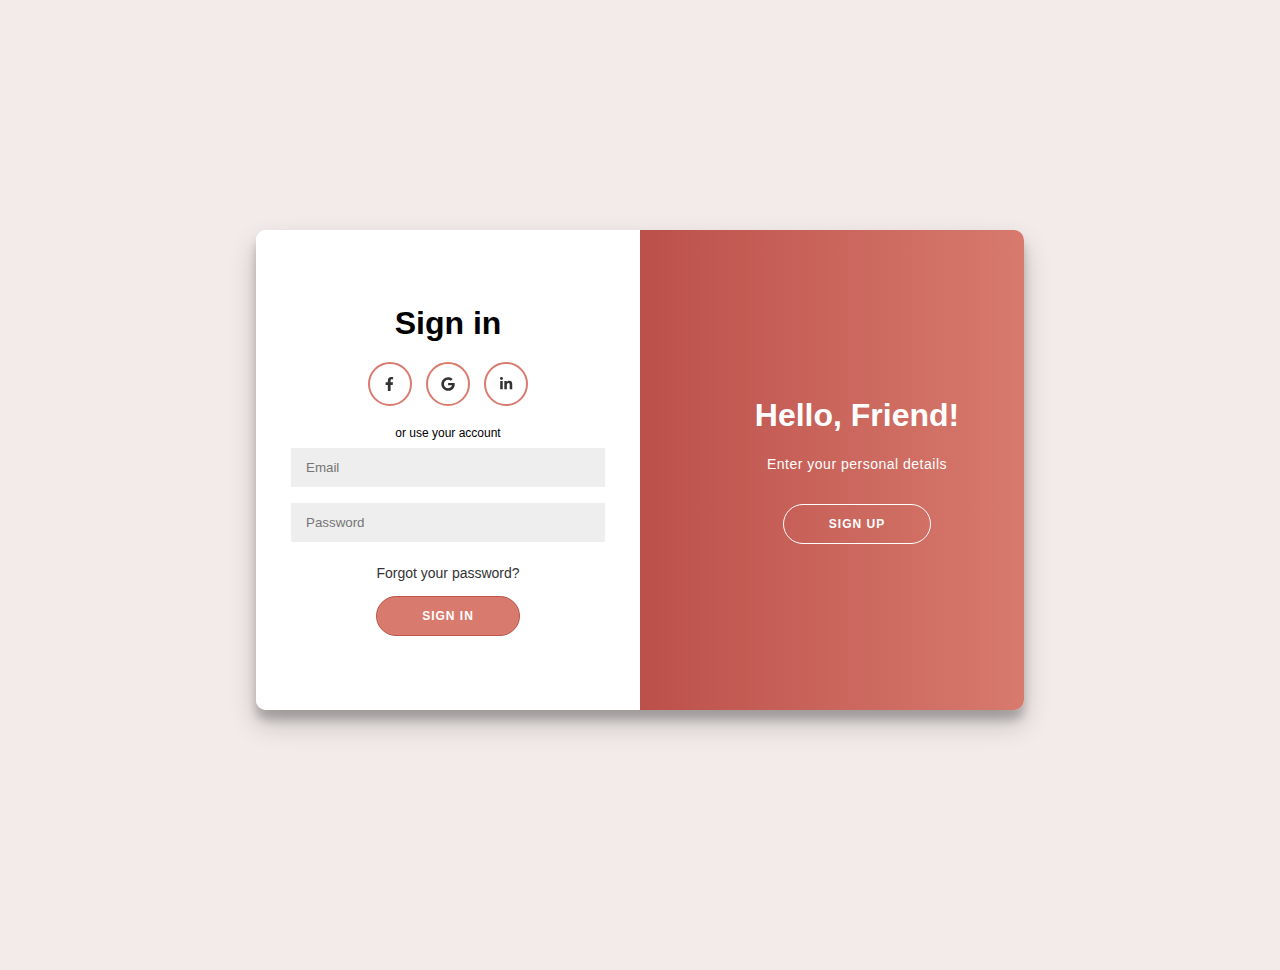
<file: login.html>
<!doctype html>
<html>
<head><title>Bellezza</title>
<meta charset="utf-8">
<meta name="viewport" content="width=device-width, initial-scale=1.0">
<link href="images/logo-white-new.png" rel="icon">
<link href="css/log-in.css" rel="stylesheet" type="text/css">
<link href="css/responsive.css" rel="stylesheet" type="text/css">
<link href="css/all.css" rel="stylesheet" type="text/css">
</head>

<body>


<div class="container login_txt" id="container">
        <div class="form-container sign-up-container">
            <form action="#" class="login_frm">
                <h1>Create Account</h1>
                <div class="social-container">
                    <a href="#" class="social"><i class="fab fa-facebook-f"></i></a>
                    <a href="#" class="social"><i class="fab fa-google"></i></a>
                    <a href="#" class="social"><i class="fab fa-linkedin-in"></i></a>
                </div>
                <span >or use your email for registration</span>
                <input type="text" placeholder="Name" />
                <input type="email" placeholder="Email" />
                <input type="password" placeholder="Password" />
                <button class="btn_login">Sign Up</button>
            </form>
        </div>
        <div class="form-container sign-in-container">
            <form action="#" class="login_frm">
                <h1>Sign in</h1>
                <div class="social-container">
                    <a href="#" class="social"><i class="fab fa-facebook-f"></i></a>
                    <a href="#" class="social"><i class="fab fa-google"></i></a>
                    <a href="#" class="social"><i class="fab fa-linkedin-in"></i></a>
                </div>
                <span>or use your account</span>
                <input type="email" placeholder="Email" />
                <input type="password" placeholder="Password" />
                <a href="#" class="social-container_txt">Forgot your password?</a>
                <button class="btn_login">Sign In</button>
            </form>
        </div>
        <div class="overlay-container">
            <div class="overlay">
                <div class="overlay-panel overlay-left">
                    <h1>Welcome Back!</h1>
                    <p class="login_p1">Please login with your personal info</p>
                    <button class="ghost btn_login" id="signIn">Sign In</button>
                </div>
                <div class="overlay-panel overlay-right">
                    <h1 class="pl-4">Hello, Friend!</h1>
                    <p class="pl-4 login_p">Enter your personal details </p>
                    <button class="ghost ml-4 btn_login ml-none" id="signUp">Sign Up</button>
                </div>
            </div>
        </div>
    </div>





<!---js files---->
<script src="js/all.min.js" type="text/javascript"></script> 
<script>
	const signUpButton = document.getElementById('signUp');
const signInButton = document.getElementById('signIn');
const container = document.getElementById('container');

signUpButton.addEventListener('click', () =>
container.classList.add('right-panel-active'));

signInButton.addEventListener('click', () =>
container.classList.remove('right-panel-active'));
	</script>
</body>
</html>
</file>
<file: css/log-in.css>
@charset "utf-8";
/* CSS Document */

body {
    font-family: 'Montserrat', sans-serif;
    background: #f2ebe9;
    display: flex;
    flex-direction: column;
    justify-content: center;
    align-items: center;
    height: 100vh;
    margin: -20px 0 50px;
		margin-top: 20px;
}

.pl-4{
	padding-left: 50px;
}
.ml-4{
	margin-left: 50px;
}

h1 {
    font-weight: bold;
    margin: 0;
}

p {
    font-size: 14px;
    font-weight: 100;
    line-height: 20px;
    letter-spacing: .5px;
    margin: 20px 0 30px;
}

span {
    font-size: 12px;
}

a {
    color: #333;
    font-size: 14px;
    text-decoration: none;
    margin: 15px 0;
}

.container {
    background: #fff;
    border-radius: 10px;
    box-shadow: 0 14px 28px rgba(0, 0, 0, .2), 0 10px 10px rgba(0, 0, 0, .2);
    position: relative;
    overflow: hidden;
    width: 768px;
    max-width: 100%;
    min-height: 480px;
}

.form-container form {
    background: #fff;
    display: flex;
    flex-direction: column;
    padding:  0 50px;
    height: 100%;
    justify-content: center;
    align-items: center;
    text-align: center;
}

.social-container {
    margin: 20px 0;
}

.social-container a {
    border: 2px solid #d87a6e;
    border-radius: 50%;
    display: inline-flex;
    justify-content: center;
    align-items: center;
    margin: 0 5px;
    height: 40px;
    width: 40px;
}

.form-container input {
    background: #eee;
    border: none;
    padding: 12px 15px;
    margin: 8px 0;
    width: 100%;
}

button {
    border-radius: 20px;
    border: 1px solid #BB5649;
    background: #d87a6e;
    color: #fff;
    font-size: 12px;
    font-weight: bold;
    padding: 12px 45px;
    letter-spacing: 1px;
    text-transform: uppercase;
    transition: transform 80ms ease-in;
}

button:active {
    transform: scale(.95);
}

button:focus {
    outline: none;
}

button.ghost {
    background: transparent;
    border-color: #fff;
}

.form-container {
    position: absolute;
    top: 0;
    height: 100%;
    transition: all .6s ease-in-out;
}

.sign-in-container {
    left: 0;
    width: 50%;
    z-index: 2;
}

.sign-up-container {
    left: 0;
    width: 50%;
    z-index: 1;
    opacity: 0;
}

.overlay-container {
    position: absolute;
    top: 0;
    left: 50%;
    width: 50%;
    height: 100%;
    overflow: hidden;
    transition: transform .6s ease-in-out;
    z-index: 100;
}

.overlay {
    background: #ff416c;
    background: linear-gradient(to right, #9f2626, #d87a6e) no-repeat 0 0 / cover;
    color: #fff;
    position: relative;
    left: -100%;
    height: 100%;
    width: 200%;
    transform: translateY(0);
    transition: transform .6s ease-in-out;
}

.overlay-panel {
    position: absolute;
    top: 0;
    display: flex;
    flex-direction: column;
    justify-content: center;
    align-items: center;
    
    height: 100%;
    width: 50%;
    text-align: center;
    transform: translateY(0);
    transition: transform .6s ease-in-out;
}

.overlay-right {
    right: 0;
    transform: translateY(0);
}

.overlay-left {
    transform: translateY(-20%);
}

/* Move signin to right */
.container.right-panel-active .sign-in-container {
    transform: translateY(100%);
}

/* Move overlay to left */
.container.right-panel-active .overlay-container {
    transform: translateX(-100%);
}

/* Bring signup over signin */
.container.right-panel-active .sign-up-container {
    transform: translateX(100%);
    opacity: 1;
    z-index: 5;
}

/* Move overlay back to right */
.container.right-panel-active .overlay {
    transform: translateX(50%);
}

/* Bring back the text to center */
.container.right-panel-active .overlay-left {
    transform: translateY(0);
}

/* Same effect for right */
.container.right-panel-active .overlay-right {
    transform: translateY(20%);
}

.footer {
	margin-top: 25px;
	text-align: center;
}


.icons {
	display: flex;
	width: 30px;
	height: 30px;
	letter-spacing: 15px;
	align-items: center;
}
</file>
<file: css/responsive.css>
@charset "utf-8";
/* CSS Document */
@media  screen and (max-width: 425px){
	.centered-text1{
		top: 60%!important;
		left: 37.5%;
	}
	.centered-text1 h4{
		font-size: 18px;
	}
	.font-size6{
		font-size: 20px!important;
	}
	.button_su_inner{
		padding: 0px;
	}
}

@media screen and (max-width: 576px){
	
}

@media screen and (max-width: 768px){
	.centered-text1{
		top: 75%;
		left: 37.5%;
	}
}

@media screen and (max-width: 992px){
	
}
@media all and (max-width: 1024px){
	
}
</file>
